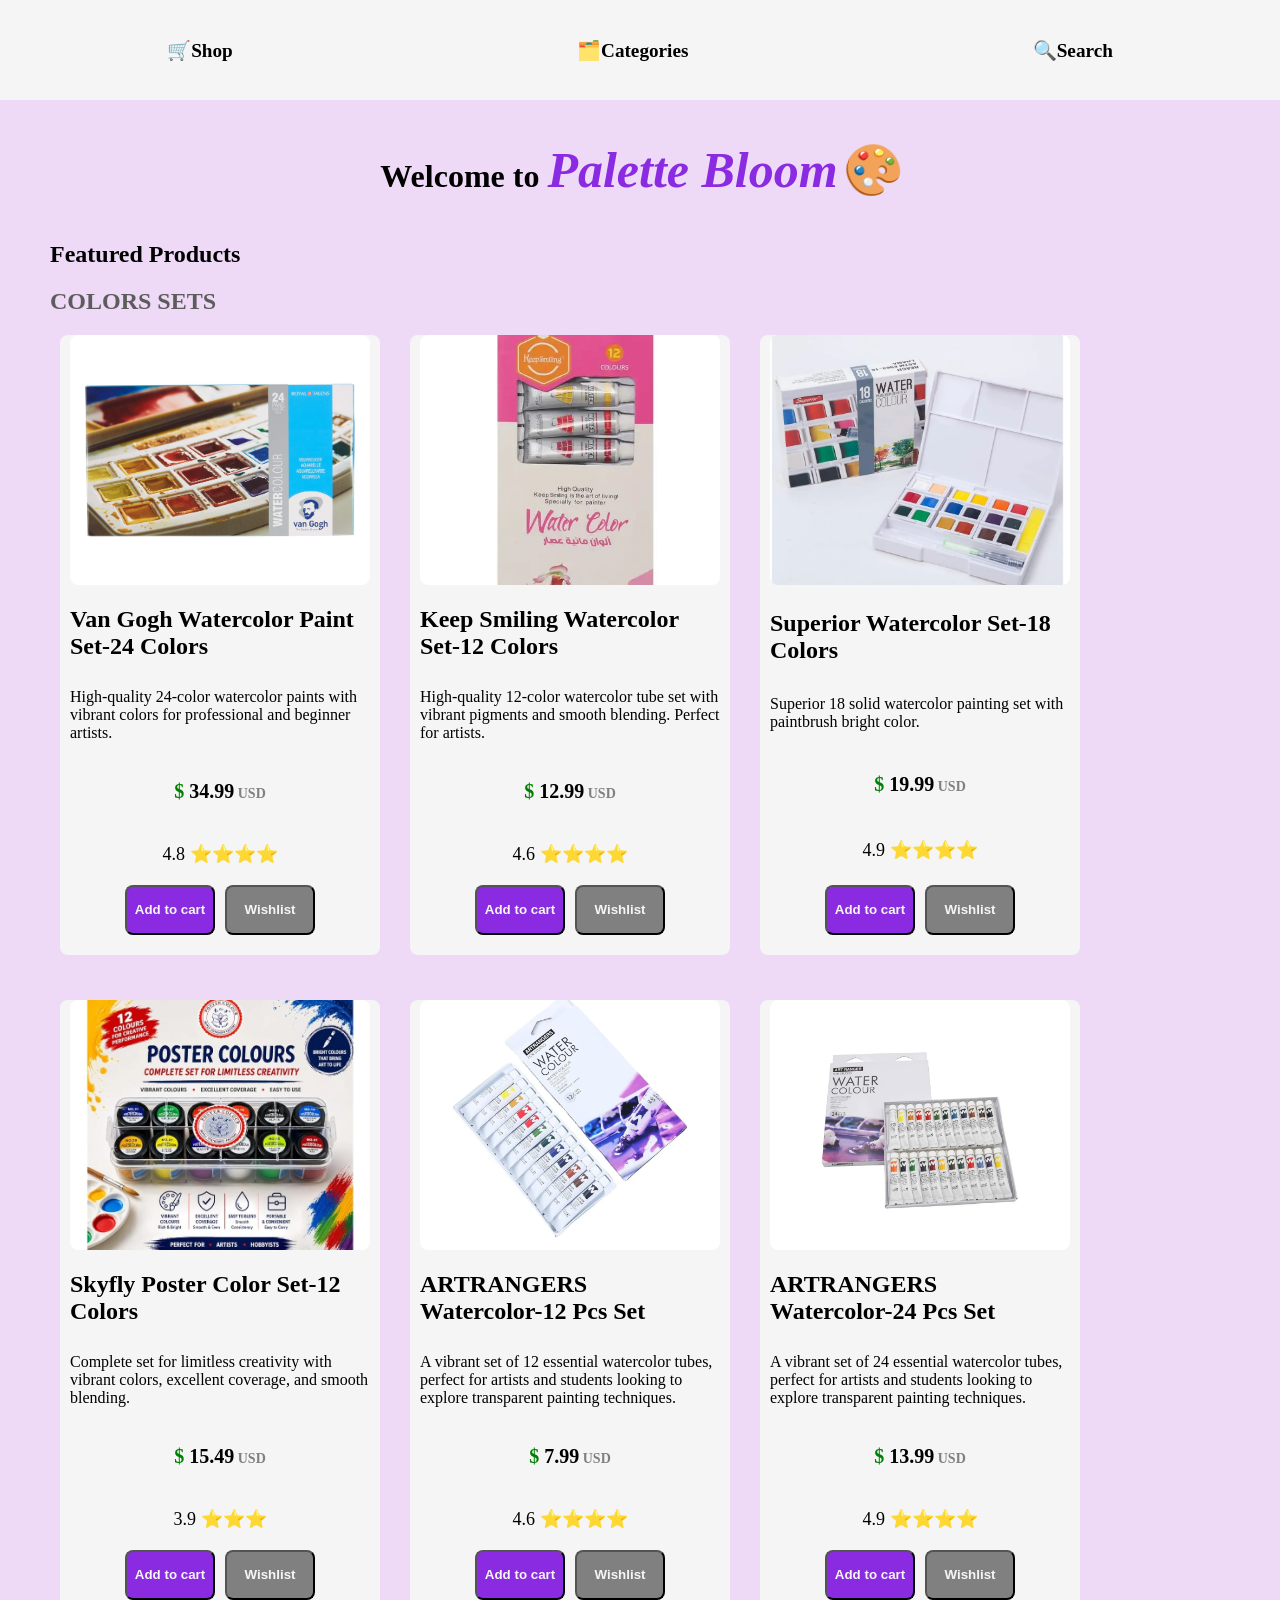
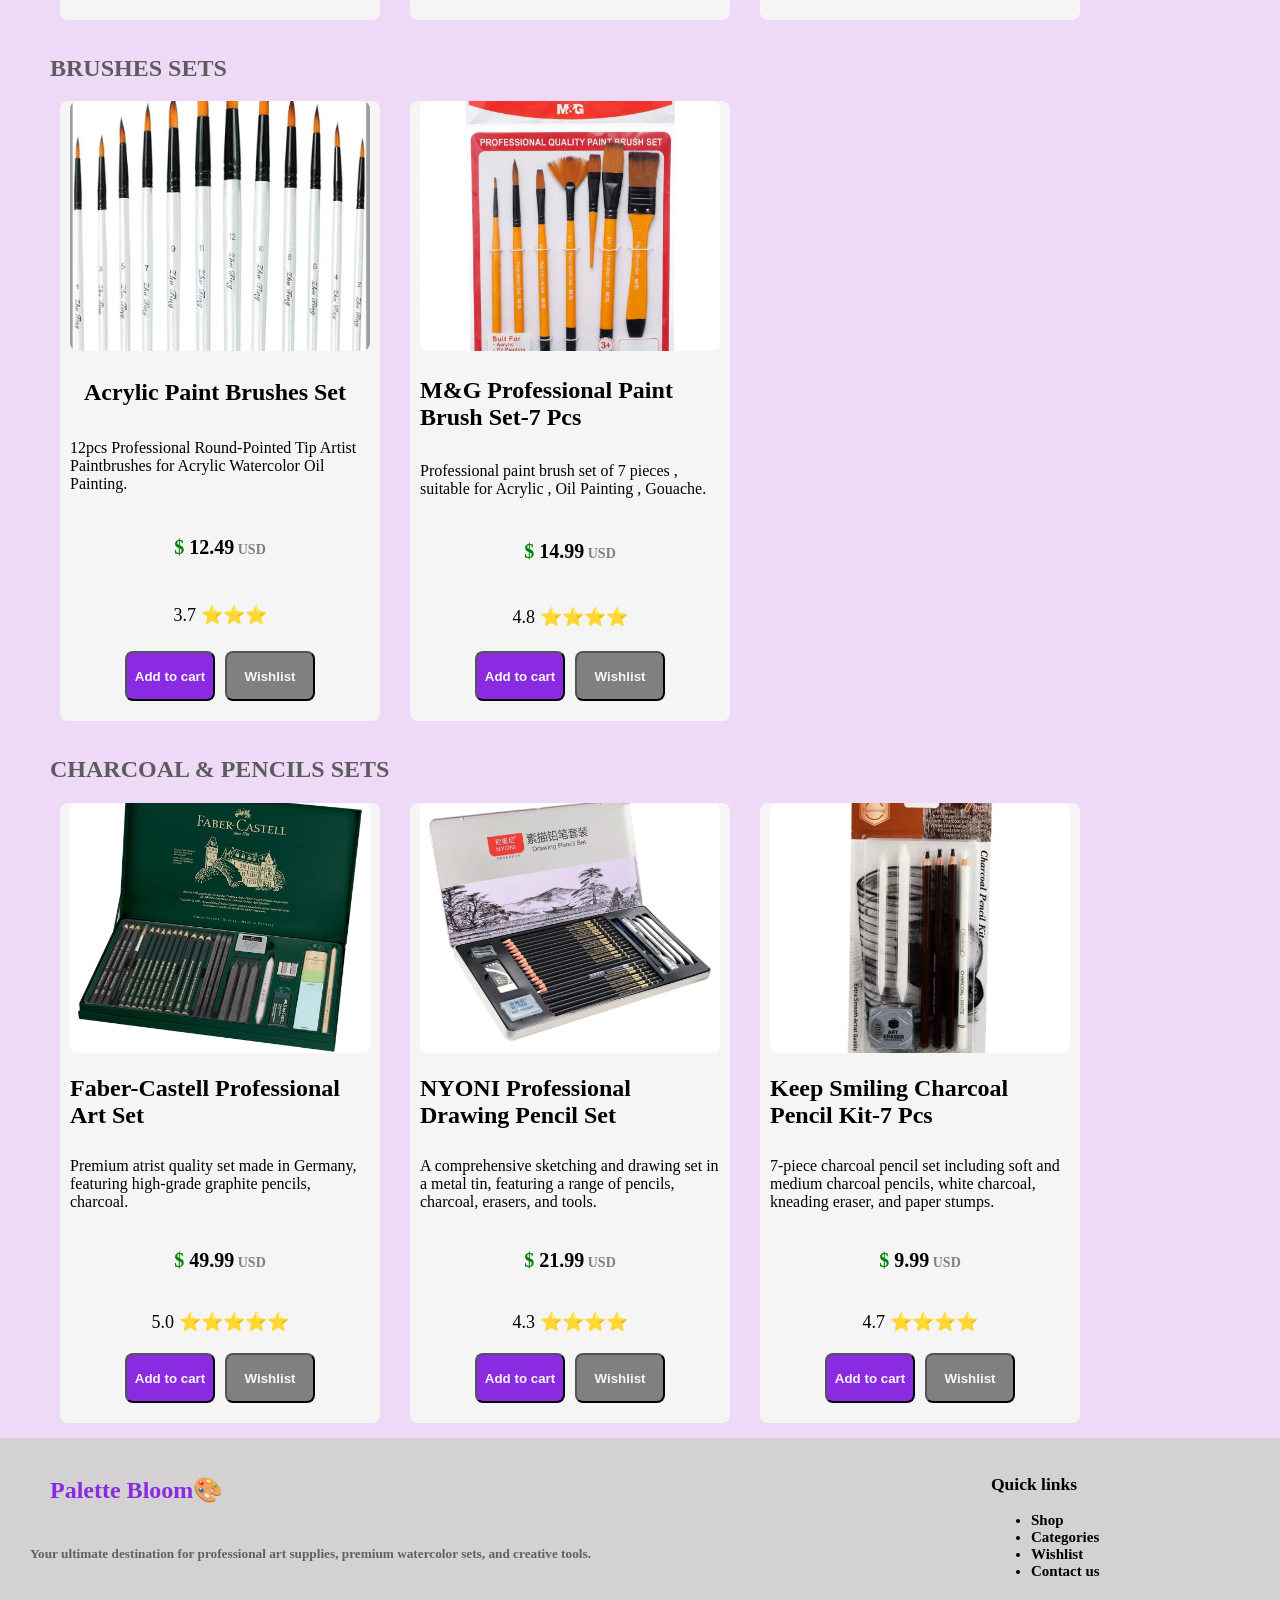
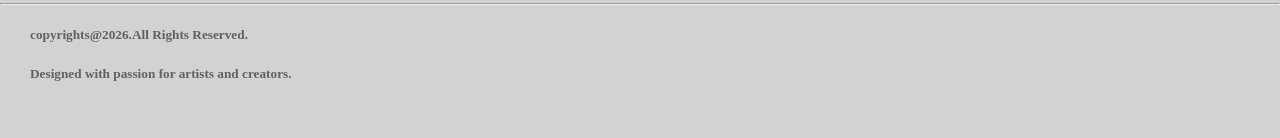
<file: index.html>
<!DOCTYPE html>
<html lang="en">
<head>
    <meta charset="UTF-8">
    <meta name="viewport" content="width=device-width, initial-scale=1.0">
    <title>Document</title>
    <link rel="stylesheet" href="./index.css">
</head>
<body>
     <div class="nav">
      
        <a href="#">🛒Shop</a>
         <a href="#">🗂️Categories</a>
        <a href="#" >🔍Search</a>
       
    </div>
    <div class="header">
        <h1>Welcome to <span style="color: blueviolet;">Palette Bloom🎨</span></h1>
    </div>
    <h2>Featured Products</h2>
    <h2 style="color: rgb(93, 92, 92);">COLORS SETS</h2>
    <div class="Products">
        <div class="card">
            <img src="./c24.jpg" alt="24-colors" class="colors">
            <h2 style="padding-right: 10px ;">Van Gogh Watercolor Paint Set-24 Colors</h2>
            <p>High-quality 24-color watercolor paints with vibrant colors for professional and beginner artists.</p>
           <h3 class="price">34.99</h3>
           <p class="rate">4.8 ⭐⭐⭐</p>
           <div class="buttoms">
            <button class="b1">Add to cart</button>
            <button class="b2">Wishlist</button>
           </div>
        </div>
         <div class="card">
            <img src="./c12jpg.jpg" alt="12-colors" class="colors">
            <h2 style="padding-right: 10px ;">Keep Smiling Watercolor Set-12 Colors</h2>
            <p>High-quality 12-color watercolor tube set with vibrant pigments and smooth blending. Perfect for artists.</p>
           <h3 class="price">12.99</h3>
           <p class="rate">4.6 ⭐⭐⭐</p>
           <div class="buttoms">
            <button class="b1">Add to cart</button>
            <button class="b2">Wishlist</button>
           </div>
         </div>
           <div class="card">
            <img src="./c18.jpg" alt="18-colors" class="colors">
            <h2 style="padding-right: 10px ;">Superior Watercolor Set-18 Colors</h2>
            <p>Superior 18 solid watercolor painting set with paintbrush bright color.</p>
           <h3 class="price">19.99</h3>
           <p class="rate">4.9 ⭐⭐⭐</p>
           <div class="buttoms">
            <button class="b1">Add to cart</button>
            <button class="b2">Wishlist</button>
           </div>

        </div>
             <div class="card">
            <img src="./p12.jpg" alt="12-colors" class="colors">
            <h2 style="padding-right: 10px ;">Skyfly Poster Color Set-12 Colors</h2>
            <p>Complete set for limitless creativity with vibrant colors, excellent coverage, and smooth blending.</p>
           <h3 class="price">15.49</h3>
           <p class="rate">3.9 ⭐⭐</p>
           <div class="buttoms">
            <button class="b1">Add to cart</button>
            <button class="b2">Wishlist</button>
           </div>
           
        </div>
           <div class="card">
            <img src="./colors.jpg" alt="colors" class="colors">
            <h2 style="padding-right: 10px ;">ARTRANGERS Watercolor-12 Pcs Set</h2>
            <p>A vibrant set of 12 essential watercolor tubes, perfect for artists and students looking to explore transparent painting techniques.</p>
           <h3 class="price">7.99</h3>
           <p class="rate">4.6 ⭐⭐⭐</p>
           <div class="buttoms">
            <button class="b1">Add to cart</button>
            <button class="b2">Wishlist</button>
           </div>
           
        </div>
        <div class="card">
            <img src="./colors2.jpg" alt="colors" class="colors">
            <h2 style="padding-right: 10px ;">ARTRANGERS Watercolor-24 Pcs Set</h2>
            <p>A vibrant set of 24 essential watercolor tubes, perfect for artists and students looking to explore transparent painting techniques.</p>
           <h3 class="price">13.99</h3>
           <p class="rate">4.9 ⭐⭐⭐</p>
           <div class="buttoms">
            <button class="b1">Add to cart</button>
            <button class="b2">Wishlist</button>
           </div>
           
        </div>

          </div>
          
       

  
     <h2 style="color: rgb(93, 92, 92);">BRUSHES SETS</h2>
     <div class="Products">

          <div class="card">
            <img src="./br1.jpg" alt="brushes" class="brushes">
            <h2 style="padding-right: 10px ;">Acrylic Paint Brushes Set</h2>
            <p>12pcs Professional Round-Pointed Tip Artist Paintbrushes for Acrylic Watercolor Oil Painting.</p>
           <h3 class="price">12.49</h3>
           <p class="rate">3.7 ⭐⭐</p>
           <div class="buttoms">
            <button class="b1">Add to cart</button>
            <button class="b2">Wishlist</button>
           </div>
           
        </div>

       
             <div class="card">
            <img src="./brushes2.jpg" alt="brushes" class="brushes">
            <h2 style="padding-right: 10px ;">M&G Professional Paint Brush Set-7 Pcs</h2>
            <p>Professional paint brush set of 7 pieces , suitable for Acrylic , Oil Painting , Gouache.</p>
           <h3 class="price">14.99</h3>
           <p class="rate">4.8 ⭐⭐⭐</p>
           <div class="buttoms">
            <button class="b1">Add to cart</button>
            <button class="b2">Wishlist</button>
           </div>
           
        </div>

    </div>
      <h2 style="color: rgb(93, 92, 92);">CHARCOAL & PENCILS SETS</h2>
     <div class="Products">

          <div class="card">
            <img src="./pencils.jpg" alt="pencils" class="pencils">
            <h2 style="padding-right: 10px ;">Faber-Castell Professional Art Set</h2>
            <p>Premium atrist quality set made in Germany, featuring high-grade graphite pencils, charcoal.</p>
           <h3 class="price">49.99</h3>
           <p class="rate">5.0 ⭐⭐⭐⭐</p>
           <div class="buttoms">
            <button class="b1">Add to cart</button>
            <button class="b2">Wishlist</button>
           </div>
           
        </div>
            <div class="card">
            <img src="./pencils2.jpg" alt="pencils" class="pencils">
            <h2 style="padding-right: 10px ;">NYONI Professional Drawing Pencil Set</h2>
            <p>A comprehensive sketching and drawing set in a metal tin, featuring a range of pencils, charcoal, erasers, and tools.</p>
           <h3 class="price">21.99</h3>
           <p class="rate">4.3 ⭐⭐⭐</p>
           <div class="buttoms">
            <button class="b1">Add to cart</button>
            <button class="b2">Wishlist</button>
           </div>
           
        </div>
             <div class="card">
            <img src="./pencils3.jpg" alt="pencils" class="pencils">
            <h2 style="padding-right: 10px ;">Keep Smiling Charcoal Pencil Kit-7 Pcs</h2>
            <p>7-piece charcoal pencil set including soft and medium charcoal pencils, white charcoal, kneading eraser, and paper stumps.</p>
           <h3 class="price">9.99</h3>
           <p class="rate">4.7 ⭐⭐⭐</p>
           <div class="buttoms">
            <button class="b1">Add to cart</button>
            <button class="b2">Wishlist</button>
           </div>
           
        </div>


    </div>



   <div class="footer">
    <br>
    <div class="upper">
        <div class="upper-left">
        <h2 style="color: blueviolet;">Palette Bloom🎨</h2>
        <h5>Your ultimate destination for professional art supplies, premium watercolor sets, and creative tools.</h5>
        </div>
        
    <div class="links">
        <h3 style="font-weight: bolder;">Quick links</h3>
        <ul>
            <li><a href="#">Shop</a></li>
            <li><a href="#">Categories</a></li>
            <li><a href="#">Wishlist</a></li>
            <li><a href="#">Contact us</a></li>
        </ul>
    </div>
    </div>
   
    <hr>
    
    <h5>copyrights@2026.All Rights Reserved.</h5>
    <h5>Designed with passion for artists and creators.</h5>
   </div>
   
</body>
</html>
</file>
<file: index.css>
body
{
    background-color: rgb(238, 218, 247);
    margin: 0;
    padding: 0;
    right: 0;
    
}
.nav
{
    background-color: whitesmoke;
    position: fixed;
    top: 0;
    left: 0;
    display: flex;
    width: 100%;
    height: 100px;
    justify-content:space-around;
    gap: 10px;
    align-items: center;
}
.nav a
{
    text-decoration: none;
    color: black;
    font-weight:bold;
    font-size: larger;
}
.nav a:hover
{
    color:blueviolet;
    font-size: 22px;
}
.header
{
    margin-top: 120px;
    display: flex;
    justify-content: center;
   
}
.header span
{
    font-size:50px;
    font-style: oblique;
}
h2
{
    margin-left: 50px;
}
.Products
{
    display: flex;
   justify-content: flex-start;
    flex-direction: row;
    gap: 30px;
   padding-left: 60px;
    flex-wrap: wrap;
   
}
.card h2
{
    margin:20px 0 10px;
}
.card
{
    width: 300px;
    height: 620px;
    background-color: whitesmoke;
    margin-left: 0px;
    margin-right: 0;
    display: flex;
    flex-direction: column;
     align-items: center;
     border-radius: 8px;
     padding: 0 10px;
     margin-bottom: 15px;
     justify-content: space-between;
   

}
.card:hover
{
    transform: scale(0.94);
    background-color: rgb(236, 235, 235);
}
.price
{
  font-size: 20px;
}
.rate
{
    font-size: 18px;
}
.price::before
{
    content: "$ ";
    color: green;
    font-weight: bold;
}
.price::after
{
    content: "  USD";
    color: gray;
    font-size: 14px;
}
.rate::after
{
    content: "⭐";
}
.colors
{
   width: 100%;
   height: 250px;
   border-radius: 8px;
   object-fit: cover;
}

.brushes
{
   width: 100%;
   height: 250px;
   border-radius: 8px;
   object-fit: cover;
}
.pencils
{
   width: 100%;
   height: 250px;
   border-radius: 8px;
   object-fit: cover;
}
.buttoms
{
    display: flex;
    gap: 10px;
    margin-bottom: 20px;
}
.b1
{
    width: 90px;
    height: 50px;
    font-size: 16spx;
    font-weight: bold;
    border-radius: 8px ;
    background-color: blueviolet;
    color: whitesmoke;
}
.b2
{
    width: 90px;
    height: 50px;
    font-size: 16spx;
    font-weight: bold;
    border-radius: 8px ;
    background-color: grey;
    color: whitesmoke;
}
.b1:hover
{
    background-color: rgb(168, 101, 231);
    color: black;
}
.b2:hover
{
    background-color:rgb(201, 200, 200);
    color: black;
}
.b1:active
{
    transform: scale(0.92);
}
.b2:active
{
    transform: scale(0.92);
}
.footer
{
    background-color: rgb(211, 209, 209);
    margin-bottom: 0;
    margin-left: 0;
    margin-left: 0;
    width: 100%;
    height: 300px;
}
.footer h5
{
    color: rgb(97, 97, 97);
    padding-left: 30px;
}
.upper
{
    display: flex;
}
.upper-left
{
    display: flex;
    flex-direction: column;

}
.links 
{
    margin-left: 400px;
    text-decoration: none;
    font-size: 15px;
    
}
.links a
{
    color: black;
    text-decoration: none;
    font-weight: bold;
}
.links a:hover
{
    color:blueviolet;
    font-size: 19px;
}
</file>
